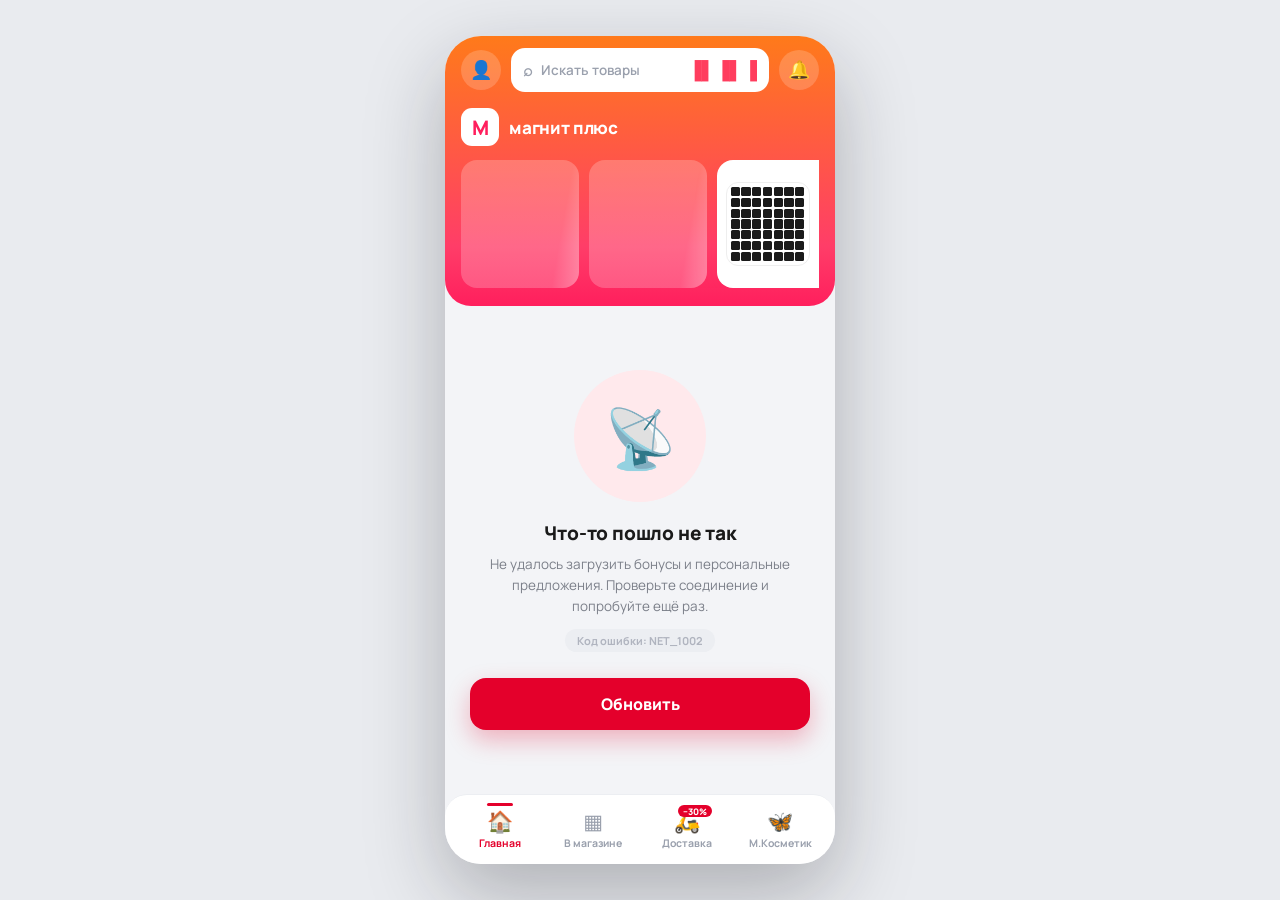
<file: static/mockup_magnit.html>
<!DOCTYPE html>
<html lang="ru">
<head>
<meta charset="UTF-8">
<meta name="viewport" content="width=device-width, initial-scale=1.0, viewport-fit=cover">
<title>Магнит Плюс — макет</title>
<link rel="preconnect" href="https://fonts.googleapis.com">
<link href="https://fonts.googleapis.com/css2?family=Manrope:wght@400;600;700;800&display=swap" rel="stylesheet">
<style>
* { box-sizing: border-box; margin: 0; padding: 0; }
html, body { height: 100%; }
body {
  font-family: 'Manrope', system-ui, sans-serif;
  background: #e9ebef;
  display: flex; align-items: center; justify-content: center;
  min-height: 100vh; padding: 24px;
}
.phone {
  width: 100%; max-width: 390px; height: 844px; max-height: 92vh;
  background: #f3f4f7; border-radius: 36px; overflow: hidden;
  box-shadow: 0 30px 80px rgba(20,20,30,.28);
  display: flex; flex-direction: column; position: relative;
}

/* ---------- header: orange -> fuchsia gradient, rounded bottom ---------- */
.hero {
  background: linear-gradient(180deg, #ff7a1a 0%, #ff3d68 78%, #ff1f5d 100%);
  border-radius: 0 0 26px 26px;
  padding: 12px 16px 18px;
  color: #fff; flex-shrink: 0;
}
.hero-top { display: flex; align-items: center; gap: 10px; }
.icon-btn {
  width: 40px; height: 40px; border-radius: 50%; border: none; cursor: pointer;
  background: rgba(255,255,255,.18); color: #fff; font-size: 18px;
  display: flex; align-items: center; justify-content: center; flex-shrink: 0;
}
.icon-btn:hover { background: rgba(255,255,255,.28); }
.search {
  flex: 1; display: flex; align-items: center; gap: 8px;
  background: #fff; border-radius: 14px; padding: 10px 12px; color: #9aa0ad;
  font-size: 13.5px; font-weight: 600; cursor: text;
}
.search .ico { font-size: 16px; }
.search .barcode { margin-left: auto; font-size: 18px; color: #ff3d5e; }
.search span { white-space: nowrap; overflow: hidden; text-overflow: ellipsis; }
.hero-logo { display: flex; align-items: center; gap: 10px; margin-top: 16px; }
.m-badge {
  width: 38px; height: 38px; border-radius: 11px; background: #fff;
  color: #ff1f5d; font-size: 20px; font-weight: 800;
  display: flex; align-items: center; justify-content: center;
}
.hero-logo b { font-size: 17px; font-weight: 800; letter-spacing: -.01em; }

/* ---------- card row: 2 skeletons + QR card ---------- */
.cards { display: flex; gap: 10px; margin-top: 14px; overflow-x: auto; scrollbar-width: none; }
.cards::-webkit-scrollbar { display: none; }
.skel {
  width: 118px; height: 128px; border-radius: 16px; flex-shrink: 0;
  background: linear-gradient(100deg, rgba(255,255,255,.22) 40%, rgba(255,255,255,.42) 50%, rgba(255,255,255,.22) 60%);
  background-size: 220% 100%; animation: shimmer 1.4s infinite;
}
@keyframes shimmer { to { background-position: -120% 0; } }
.qr-card {
  width: 170px; height: 128px; border-radius: 16px; flex-shrink: 0;
  background: #fff; padding: 12px; color: #1a1a1a;
  display: flex; align-items: center; justify-content: center; gap: 12px;
  box-shadow: 0 8px 22px rgba(255,31,93,.18);
}
.qr-box {
  width: 84px; height: 84px; border-radius: 12px; background: #fff;
  border: 1px solid #eee; display: grid; grid-template-columns: repeat(7,1fr);
  grid-template-rows: repeat(7,1fr); gap: 1.5px; padding: 4px; flex-shrink: 0;
}
.qr-box i { background: #1a1a1a; border-radius: 1.5px; }
.qr-card .qr-txt { font-size: 12px; font-weight: 800; line-height: 1.3; }
.qr-card .qr-txt small { display: block; color: #8a8f9c; font-weight: 600; font-size: 10.5px; margin-top: 6px; }

/* ---------- content / error state ---------- */
.content { flex: 1; padding: 26px 16px; display: flex; flex-direction: column; align-items: center; justify-content: center; text-align: center; }
.illu { width: 132px; height: 132px; border-radius: 50%; background: #ffe9ec; display: flex; align-items: center; justify-content: center; font-size: 58px; margin-bottom: 18px; }
.content h1 { font-size: 19px; font-weight: 800; letter-spacing: -.01em; color: #1a1a1a; margin-bottom: 8px; }
.content p { color: #7b7f89; font-size: 13.5px; line-height: 1.55; max-width: 300px; }
.code-err {
  margin-top: 12px; font-size: 11px; font-weight: 700; color: #b0b4bf;
  background: #eceef2; border-radius: 20px; padding: 4px 12px;
}
.btn-refresh {
  margin-top: 26px; width: 100%; max-width: 340px; border: none; cursor: pointer;
  background: #e4002b; color: #fff; font-family: inherit;
  font-size: 16px; font-weight: 800; padding: 15px 0; border-radius: 16px;
  box-shadow: 0 10px 24px rgba(228,0,43,.28);
  transition: transform .12s, opacity .15s;
}
.btn-refresh:hover { opacity: .92; }
.btn-refresh:active { transform: scale(.98); }

/* ---------- bottom nav ---------- */
.tabbar {
  flex-shrink: 0; background: #fff; border-top: 1px solid #eceef2;
  border-radius: 22px 22px 0 0; padding: 8px 8px calc(10px + env(safe-area-inset-bottom));
  display: grid; grid-template-columns: repeat(4, 1fr);
}
.tab {
  border: none; background: none; cursor: pointer; font-family: inherit;
  display: flex; flex-direction: column; align-items: center; gap: 4px;
  padding: 8px 4px 4px; border-radius: 14px; color: #9aa0ad; position: relative;
}
.tab .t-ico { font-size: 21px; line-height: 1; position: relative; }
.tab .t-txt { font-size: 10.5px; font-weight: 700; }
.tab.active { color: #e4002b; }
.tab.active .t-ico::before {
  content: ''; position: absolute; left: 50%; top: -8px; transform: translateX(-50%);
  width: 26px; height: 3px; border-radius: 3px; background: #e4002b;
}
.tab .badge {
  position: absolute; top: -6px; right: -12px; background: #e4002b; color: #fff;
  font-size: 9px; font-weight: 800; border-radius: 20px; padding: 1.5px 5px;
}
</style>
</head>
<body>
<div class="phone">

  <div class="hero">
    <div class="hero-top">
      <button class="icon-btn">👤</button>
      <div class="search">
        <span class="ico">⌕</span>
        <span>Искать товары</span>
        <span class="barcode">▐▌▐▌▐</span>
      </div>
      <button class="icon-btn">🔔</button>
    </div>

    <div class="hero-logo">
      <div class="m-badge">М</div>
      <b>магнит плюс</b>
    </div>

    <div class="cards">
      <div class="skel"></div>
      <div class="skel"></div>
      <div class="qr-card">
        <div class="qr-box">
          <i></i><i></i><i></i><i></i><i></i><i></i><i></i>
          <i></i><i></i><i></i><i></i><i></i><i></i><i></i>
          <i></i><i></i><i></i><i></i><i></i><i></i><i></i>
          <i></i><i></i><i></i><i></i><i></i><i></i><i></i>
          <i></i><i></i><i></i><i></i><i></i><i></i><i></i>
          <i></i><i></i><i></i><i></i><i></i><i></i><i></i>
          <i></i><i></i><i></i><i></i><i></i><i></i><i></i>
        </div>
        <div class="qr-txt">Показать QR-код<small>при оплате в магазине</small></div>
      </div>
    </div>
  </div>

  <div class="content">
    <div class="illu">📡</div>
    <h1>Что-то пошло не так</h1>
    <p>Не удалось загрузить бонусы и персональные предложения. Проверьте соединение и попробуйте ещё раз.</p>
    <span class="code-err">Код ошибки: NET_1002</span>
    <button class="btn-refresh">Обновить</button>
  </div>

  <div class="tabbar">
    <button class="tab active"><span class="t-ico">🏠</span><span class="t-txt">Главная</span></button>
    <button class="tab"><span class="t-ico">▦</span><span class="t-txt">В магазине</span></button>
    <button class="tab"><span class="t-ico">🛵<span class="badge">−30%</span></span><span class="t-txt">Доставка</span></button>
    <button class="tab"><span class="t-ico">🦋</span><span class="t-txt">М.Косметик</span></button>
  </div>

</div>
</body>
</html>
</file>
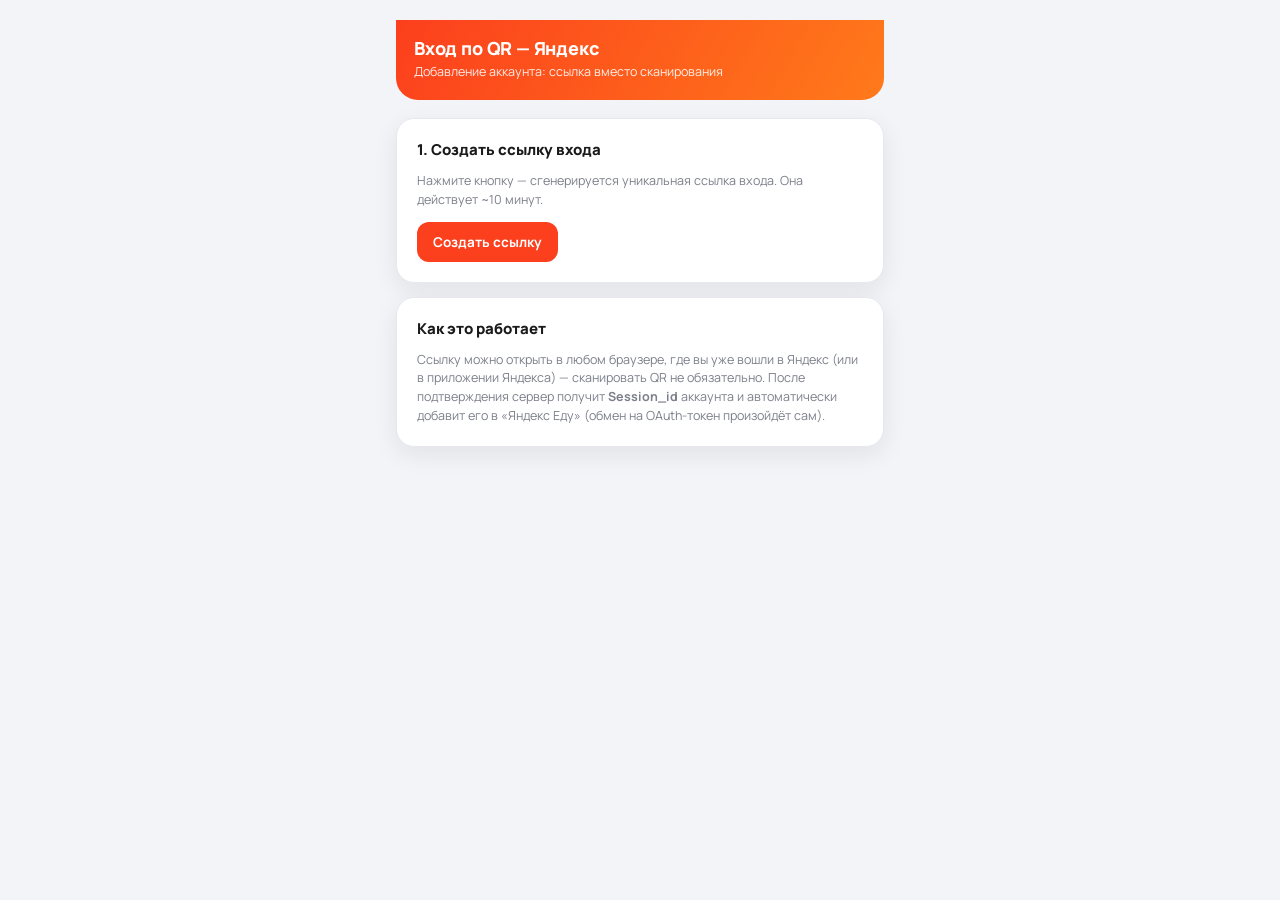
<file: templates/qr.html>
<!DOCTYPE html>
<html lang="ru">
<head>
<meta charset="UTF-8">
<meta name="viewport" content="width=device-width, initial-scale=1.0">
<title>Вход по QR — Яндекс</title>
<link rel="preconnect" href="https://fonts.googleapis.com">
<link href="https://fonts.googleapis.com/css2?family=Manrope:wght@400;600;700;800&display=swap" rel="stylesheet">
<style>
:root {
  --bg: #f3f4f7; --surface: #ffffff; --surface-2: #f6f7f9;
  --text: #1a1a1a; --muted: #7b7f89; --line: #e7e8ed;
  --brand: #fc3f1d; --brand-soft: rgba(252,63,29,.08);
  --good: #2fd17c; --good-soft: rgba(47,209,124,.1);
  --warn: #e08a00; --warn-soft: rgba(224,138,0,.1);
  --shadow: 0 8px 24px rgba(20,20,25,.08);
}
* { box-sizing: border-box; margin: 0; padding: 0; }
body {
  font-family: 'Manrope', system-ui, -apple-system, sans-serif;
  background: var(--bg); color: var(--text);
  min-height: 100vh; -webkit-font-smoothing: antialiased;
}
.wrap { max-width: 520px; margin: 0 auto; padding: 20px 16px 60px; }
.hero {
  background: linear-gradient(120deg, #fc3f1d, #ff7a1a);
  border-radius: 0 0 22px 22px; color: #fff; padding: 16px 18px 20px; margin-bottom: 18px;
}
.hero-brand { font-size: 18px; font-weight: 800; letter-spacing: -.01em; }
.hero-sub { color: rgba(255,255,255,.9); font-size: 12.5px; margin-top: 3px; }

.card {
  background: var(--surface); border: 1px solid var(--line); border-radius: 18px;
  padding: 20px; box-shadow: var(--shadow);
}
.card + .card { margin-top: 14px; }
h2 { font-size: 15px; font-weight: 800; margin-bottom: 12px; }
.muted { color: var(--muted); font-size: 12.5px; line-height: 1.5; }
.row { display: flex; align-items: center; gap: 8px; flex-wrap: wrap; margin-top: 12px; }
.btn {
  border: none; cursor: pointer; border-radius: 12px; padding: 11px 16px;
  font-family: inherit; font-size: 13.5px; font-weight: 700;
}
.btn-primary { background: var(--brand); color: #fff; }
.btn-primary:disabled { opacity: .55; cursor: default; }
.btn-ghost { background: var(--surface-2); color: var(--text); border: 1px solid var(--line); }
.btn:disabled { opacity: .55; cursor: default; }

.qr-box {
  display: flex; align-items: center; justify-content: center; flex-direction: column;
  background: #fff; border: 1px solid var(--line); border-radius: 16px; padding: 14px;
}
.qr-box canvas { display: block; }
.link-box {
  background: var(--surface-2); border: 1px solid var(--line); border-radius: 10px;
  padding: 10px 12px; word-break: break-all; font-family: ui-monospace, monospace;
  font-size: 12px; line-height: 1.5; color: var(--muted);
}
.badge {
  display: inline-flex; align-items: center; gap: 8px; margin-top: 12px;
  border-radius: 10px; padding: 8px 12px; font-size: 13px; font-weight: 700;
}
.badge.ok { background: var(--good-soft); color: #1c9d5c; }
.badge.warn { background: var(--warn-soft); color: var(--warn); }
.status {
  display: flex; align-items: center; gap: 10px; min-height: 22px;
  font-size: 13px; font-weight: 600; margin-top: 12px;
}
.spin {
  width: 16px; height: 16px; border-radius: 50%;
  border: 2px solid var(--line); border-top-color: var(--brand);
  animation: sp 1s linear infinite;
}
@keyframes sp { to { transform: rotate(360deg); } }
.hidden { display: none !important; }
a.link { color: var(--brand); font-weight: 700; }
</style>
</head>
<body>
<div class="wrap">
  <div class="hero">
    <div class="hero-brand">Вход по QR — Яндекс</div>
    <div class="hero-sub">Добавление аккаунта: ссылка вместо сканирования</div>
  </div>

  <div class="card">
    <h2>1. Создать ссылку входа</h2>
    <p class="muted">Нажмите кнопку — сгенерируется уникальная ссылка входа. Она действует ~10 минут.</p>
    <div class="row">
      <button class="btn btn-primary" id="btnCreate">Создать ссылку</button>
      <button class="btn btn-ghost hidden" id="btnCopy">Копировать</button>
    </div>
    <div id="linkWrap" class="hidden">
      <div class="row" style="margin-top:14px">
        <div class="qr-box"><canvas id="qr" width="240" height="240"></canvas></div>
      </div>
      <div class="row">
        <div class="link-box" id="linkText"></div>
      </div>
      <div class="row">
        <button class="btn btn-ghost" id="btnOpen">Открыть ссылку и подтвердить</button>
        <button class="btn btn-ghost" id="btnNew">Новая ссылка</button>
      </div>
      <div class="status" id="status"><div class="spin"></div><span>Ожидание подтверждения…</span></div>
    </div>
  </div>

  <div class="card hidden" id="resultCard">
    <h2>2. Результат</h2>
    <div class="badge ok" id="resultBadge"></div>
    <div class="status" id="resultDetail"></div>
    <div class="row">
      <button class="btn btn-primary" onclick="location.href='/'" type="button">Открыть админку</button>
    </div>
  </div>

  <div class="card">
    <h2>Как это работает</h2>
    <p class="muted">Ссылку можно открыть в любом браузере, где вы уже вошли в Яндекс (или в приложении Яндекса) — сканировать QR не обязательно. После подтверждения сервер получит <b>Session_id</b> аккаунта и автоматически добавит его в «Яндекс Еду» (обмен на OAuth-токен произойдёт сам).</p>
  </div>
</div>

<script src="/static/js/qrcode.min.js"></script>
<script>
const $ = id => document.getElementById(id);
const btnCreate = $('btnCreate'), btnCopy = $('btnCopy'), btnOpen = $('btnOpen'), btnNew = $('btnNew');
let qrId = null, pollTimer = null;

function renderQr(text) {
  const canvas = $('qr');
  const qr = qrcode(0, 'M');
  qr.addData(text, 'Byte');
  qr.make();
  const n = qr.getModuleCount();
  const px = Math.max(4, Math.floor((canvas.width - 20) / n));
  const size = n * px + 20;
  canvas.width = size; canvas.height = size;
  const ctx = canvas.getContext('2d');
  ctx.fillStyle = '#fff'; ctx.fillRect(0, 0, size, size);
  ctx.fillStyle = '#111';
  for (let y = 0; y < n; y++) for (let x = 0; x < n; x++)
    if (qr.isDark(y, x)) ctx.fillRect(10 + x * px, 10 + y * px, px, px);
}

function setStatus(text, busy) {
  const box = $('status');
  box.innerHTML = busy
    ? `<div class="spin"></div><span>${text}</span>`
    : `<span>${text}</span>`;
}

function stopPoll() { if (pollTimer) { clearInterval(pollTimer); pollTimer = null; } }

async function poll() {
  if (!qrId) return;
  try {
    const r = await fetch(`/api/eda/qr/status/${qrId}`);
    const d = await r.json();
    if (d.state === 'waiting') {
      setStatus(d.hint ? 'Ожидание: ' + d.hint : 'Ожидание подтверждения…', true);
      return;
    }
    stopPoll();
    if (d.state === 'ok') {
      setStatus('Подтверждено, добавляю аккаунт…', true);
      await finalize(d);
    } else if (d.state === 'expired') {
      setStatus('Ссылка устарела. Нажмите «Новая ссылка».', false);
    } else {
      setStatus('Ошибка: ' + (d.message || d.state), false);
    }
  } catch (e) {
    stopPoll();
    setStatus('Сеть: ' + e.message, false);
  }
}

async function finalize(d) {
  try {
    const r = await fetch('/api/eda/accounts', {
      method: 'POST', headers: { 'Content-Type': 'application/json' },
      body: JSON.stringify({ name: '', session_id: d.session_id, yandexuid: d.yandexuid || '' }),
    });
    const j = await r.json();
    if (!r.ok) throw new Error(j.error || r.status);
    $('resultCard').classList.remove('hidden');
    $('resultBadge').textContent = '✓ Аккаунт добавлен в Яндекс Еду';
    $('resultDetail').textContent = 'Session_id получен, OAuth-токен обменян, профиль подтянут.';
    $('status').classList.add('hidden');
  } catch (e) {
    setStatus('Не удалось добавить аккаунт: ' + e.message, false);
    $('linkWrap').classList.add('hidden');
    btnCreate.classList.remove('hidden');
  }
}

async function createLink() {
  btnCreate.disabled = true;
  btnCreate.textContent = 'Генерация…';
  try {
    const r = await fetch('/api/eda/qr/start', { method: 'POST' });
    const d = await r.json();
    if (!r.ok) throw new Error(d.error || r.status);
    qrId = d.qr_id;
    $('linkText').textContent = d.link;
    $('linkText').setAttribute('data-link', d.link);
    renderQr(d.link);
    $('linkWrap').classList.remove('hidden');
    btnCopy.classList.remove('hidden');
    $('resultCard').classList.add('hidden');
    setStatus('Ожидание подтверждения…', true);
    stopPoll();
    pollTimer = setInterval(poll, 1500);
    poll();
  } catch (e) {
    setStatus('Ошибка: ' + e.message, false);
  } finally {
    btnCreate.disabled = false;
    btnCreate.textContent = 'Создать ссылку';
  }
}

btnCreate.addEventListener('click', createLink);
btnNew.addEventListener('click', createLink);
btnOpen.addEventListener('click', () => {
  const l = $('linkText').getAttribute('data-link');
  if (l) window.open(l, '_blank');
});
btnCopy.addEventListener('click', () => {
  const l = $('linkText').getAttribute('data-link');
  if (navigator.clipboard) navigator.clipboard.writeText(l);
  btnCopy.textContent = 'Скопировано';
  setTimeout(() => { btnCopy.textContent = 'Копировать'; }, 1500);
});
</script>
</body>
</html>
</file>
